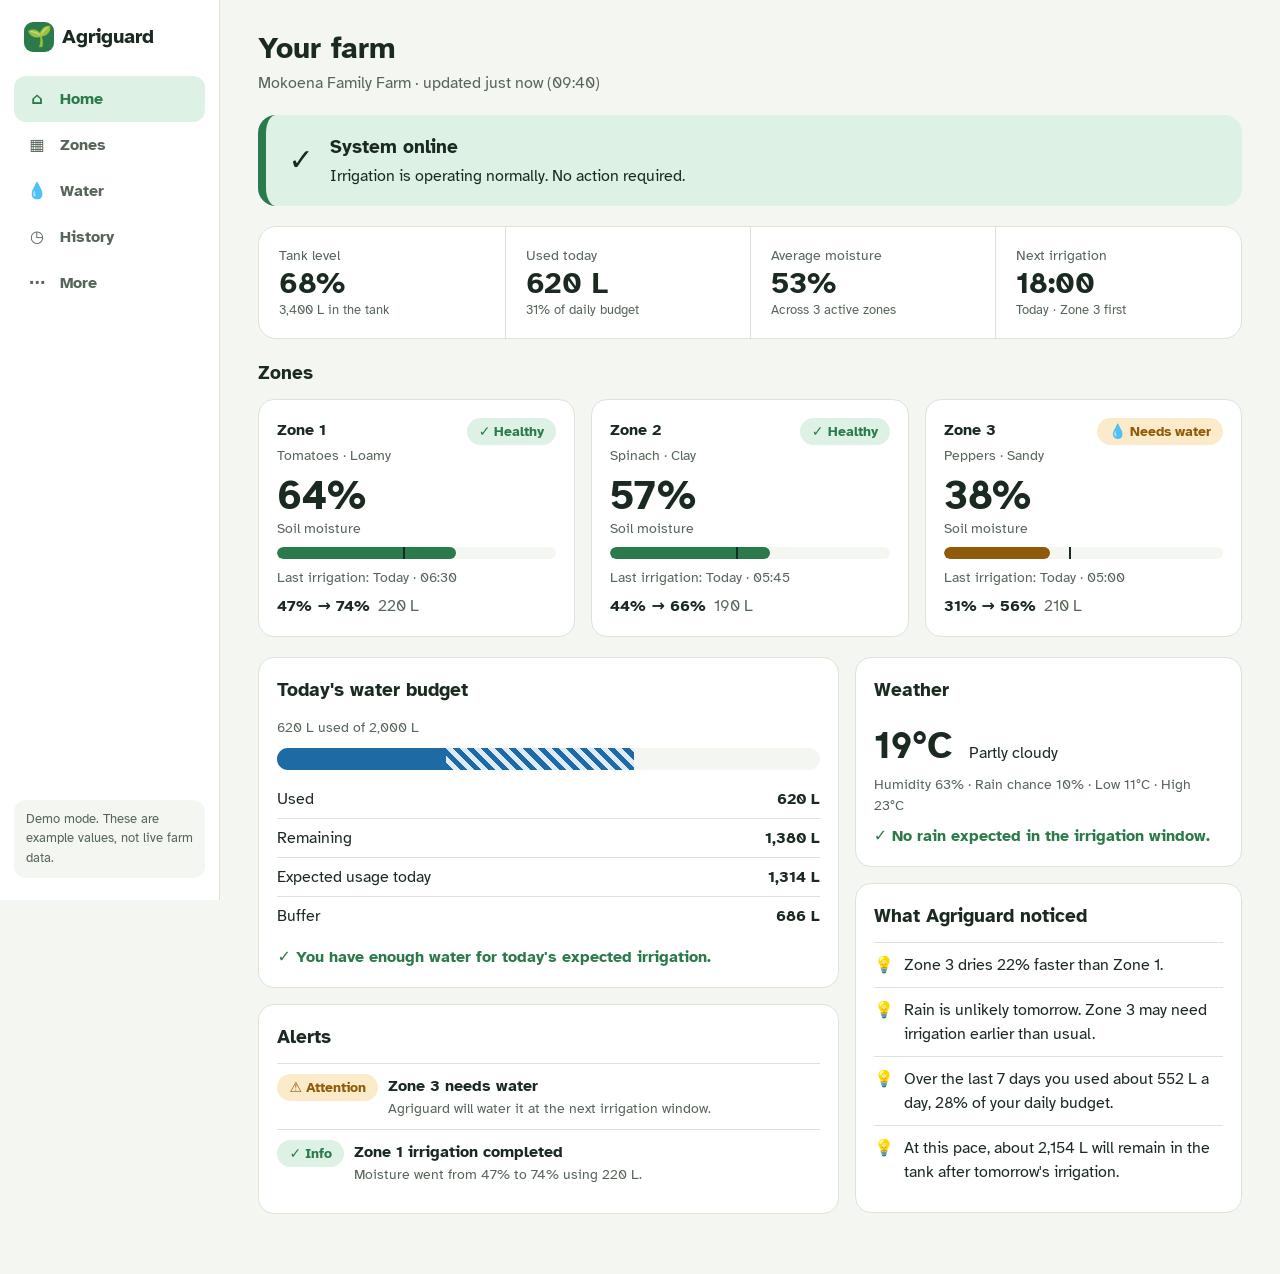
<file: Dashboard/Pages/dashboard.html>
<!doctype html>
<html lang="en">
<head>
<meta charset="utf-8">
<meta name="viewport" content="width=device-width, initial-scale=1, viewport-fit=cover">
<title>Agriguard</title>
<link rel="preconnect" href="https://fonts.googleapis.com">
<link rel="preconnect" href="https://fonts.gstatic.com" crossorigin>
<link href="https://fonts.googleapis.com/css2?family=Atkinson+Hyperlegible:wght@400;700&display=swap" rel="stylesheet">

<style>
:root{--bg:#F3F6F1;--sf:#fff;--ink:#1B2A21;--mu:#566559;--ln:#DCE4DA;--gr:#2B7A4B;--grs:#DDF1E4;--bl:#1D6AA5;--bld:#14507F;--bls:#DCEBF7;--am:#8F5B0A;--ams:#FBEBCB;--rd:#A8322B;--rds:#F9DFDC;
box-sizing:border-box;padding-top:env(safe-area-inset-top,0px);padding-bottom:env(safe-area-inset-bottom,0px)}
@media (prefers-color-scheme:dark){:root:not([data-theme="light"]){--bg:#0F1913;--sf:#17241C;--ink:#E6EFE8;--mu:#9DB0A2;--ln:#263628;--gr:#5CC785;--grs:#17301F;--bl:#6DB6EA;--bld:#2F7DB5;--bls:#12293B;--am:#F0B656;--ams:#35290F;--rd:#F0847B;--rds:#3A1B18}}
:root[data-theme="dark"]{--bg:#0F1913;--sf:#17241C;--ink:#E6EFE8;--mu:#9DB0A2;--ln:#263628;--gr:#5CC785;--grs:#17301F;--bl:#6DB6EA;--bld:#2F7DB5;--bls:#12293B;--am:#F0B656;--ams:#35290F;--rd:#F0847B;--rds:#3A1B18}
html{scroll-padding-top:env(safe-area-inset-top,0px)}
*{box-sizing:border-box}
body{margin:0;background:var(--bg);color:var(--ink);font:400 16px/1.5 "Atkinson Hyperlegible",system-ui,-apple-system,"Segoe UI",sans-serif}
h1,h2,h3,p{margin:0}
h1{font-size:clamp(24px,3vw,30px);font-weight:700}
h2{font-size:19px;font-weight:700;margin-bottom:12px}
h3{font-size:16px;font-weight:700}
button,select,input{font:inherit;color:inherit}
button{cursor:pointer}
:focus-visible{outline:3px solid var(--bl);outline-offset:2px}
.app{display:grid;grid-template-columns:220px minmax(0,1fr);min-height:100vh}
.side{background:var(--sf);border-right:1px solid var(--ln);padding:22px 14px;display:flex;flex-direction:column;gap:6px;position:sticky;top:0;height:100vh}
.brand{font-weight:700;font-size:20px;padding:0 10px 18px;display:flex;gap:8px;align-items:center}
.brand i{font-style:normal;width:30px;height:30px;border-radius:9px;background:var(--gr);color:#fff;display:grid;place-items:center}
.nav{display:flex;align-items:center;gap:12px;border:0;background:none;padding:11px 12px;border-radius:12px;text-align:left;width:100%;color:var(--mu);font-weight:700}
.nav:hover{background:var(--bg)}
.nav[aria-current=page]{background:var(--grs);color:var(--gr)}
.nav span{width:22px;text-align:center}
.demo{margin-top:auto;font-size:13px;color:var(--mu);background:var(--bg);border-radius:12px;padding:10px 12px}
main{padding:26px clamp(14px,3vw,40px) 60px;min-width:0;display:flex;flex-direction:column;gap:20px}
.top{display:flex;justify-content:space-between;align-items:flex-end;gap:12px;flex-wrap:wrap}
.top p{color:var(--mu)}
.banner{border-radius:18px;padding:18px 22px;display:flex;gap:16px;align-items:center;background:var(--grs);border-left:8px solid var(--gr)}
.banner.warn{background:var(--ams);border-color:var(--am)}
.banner.off{background:var(--bg);border:1px solid var(--ln);border-left:8px solid var(--mu)}
.banner.stop{background:var(--rds);border-color:var(--rd)}
.banner .ic{font-size:30px;line-height:1}
.banner h2{margin:0 0 2px}
.kpis{background:var(--sf);border:1px solid var(--ln);border-radius:18px;display:grid;grid-template-columns:repeat(4,1fr)}
.kpi{padding:18px 20px;border-left:1px solid var(--ln);display:flex;flex-direction:column}
.kpi:first-child{border-left:0}
.kpi span{color:var(--mu);font-size:14px}
.kpi b{font-size:30px;line-height:1.15}
.kpi small{color:var(--mu)}
.grid{display:grid;grid-template-columns:repeat(3,minmax(0,1fr));gap:16px}
.two{display:grid;grid-template-columns:minmax(0,1.5fr) minmax(0,1fr);gap:16px;align-items:start}
.card{background:var(--sf);border:1px solid var(--ln);border-radius:16px;padding:18px}
.card.tap{text-align:left;width:100%;cursor:pointer}
.card.tap:hover{border-color:var(--gr)}
.zc .big{font-size:40px;font-weight:700;line-height:1;margin:10px 0 2px}
.bar{height:12px;border-radius:99px;background:var(--bg);overflow:hidden;position:relative;margin:8px 0}
.bar i{display:block;height:100%;border-radius:99px;background:var(--gr)}
.bar.need i{background:var(--am)}
.bar.off i{background:var(--mu)}
.bar em{position:absolute;top:-2px;bottom:-2px;width:2px;background:var(--ink)}
.chip{display:inline-block;border-radius:99px;padding:3px 12px;font-size:14px;font-weight:700;background:var(--grs);color:var(--gr)}
.chip.needs,.chip.warn{background:var(--ams);color:var(--am)}
.chip.irr{background:var(--bls);color:var(--bl)}
.chip.off{background:var(--bg);color:var(--mu);border:1px solid var(--ln)}
.chip.crit,.chip.stop{background:var(--rds);color:var(--rd)}
.mu{color:var(--mu)}
.sm{font-size:14px}
.ba{display:flex;align-items:center;gap:8px;font-weight:700;margin-top:6px}
.ba s{text-decoration:none;color:var(--mu);font-weight:400}
.tankwrap{display:flex;gap:22px;align-items:center;flex-wrap:wrap}
.tank{position:relative;width:96px;height:210px;border:3px solid var(--bld);border-radius:18px;overflow:hidden;background:var(--bls);flex:none}
.tank .fill{position:absolute;left:0;right:0;bottom:0}
.tank .res{position:absolute;left:0;right:0;border-top:3px dashed var(--ink)}
.tank b{position:absolute;left:0;right:0;top:8px;text-align:center;font-size:22px;color:var(--ink)}
.rows{flex:1;min-width:200px}
.rows div{display:flex;justify-content:space-between;gap:12px;padding:7px 0;border-top:1px solid var(--ln)}
.rows div:first-child{border-top:0}
.bud{display:flex;height:22px;border-radius:99px;overflow:hidden;background:var(--bg);margin:10px 0}
.bud i{display:block;height:100%}
.bud .u{background:var(--bl)}
.bud .p{background:repeating-linear-gradient(45deg,var(--bl) 0 5px,var(--bls) 5px 10px)}
.ok{color:var(--gr);font-weight:700}
.bad{color:var(--rd);font-weight:700}
.alloc div{display:flex;justify-content:space-between;padding:8px 0;border-top:1px solid var(--ln)}
.al{display:flex;gap:10px;padding:10px 0;border-top:1px solid var(--ln)}
.al:first-child{border-top:0}
.btn{border:1px solid var(--ln);background:var(--sf);border-radius:12px;padding:10px 16px;font-weight:700}
.btn.p{background:var(--gr);border-color:var(--gr);color:#fff}
.back{background:none;border:0;color:var(--bl);font-weight:700;padding:0;margin-bottom:6px}
.flt{display:flex;gap:10px;flex-wrap:wrap}
select,input[type=number]{background:var(--sf);border:1px solid var(--ln);border-radius:12px;padding:9px 12px}
.tl h3{margin:18px 0 6px;color:var(--mu);font-size:15px}
.ev{display:grid;grid-template-columns:64px 1fr;gap:12px;padding:12px 14px;background:var(--sf);border:1px solid var(--ln);border-radius:14px;margin-bottom:8px}
.ev b{font-size:17px}
.cons{display:flex;align-items:flex-end;gap:10px;height:170px;position:relative;margin:14px 0 4px;border-bottom:1px solid var(--ln)}
.cons div{flex:1;display:flex;flex-direction:column;justify-content:flex-end;align-items:center;height:100%;font-size:13px}
.cons i{display:block;width:100%;background:var(--bl);border-radius:8px 8px 0 0;min-height:2px}
.cons .ln{position:absolute;left:0;right:0;border-top:2px dashed var(--ink);height:0;flex:none;pointer-events:none}
.days{display:flex;gap:10px}.days span{flex:1;text-align:center;font-size:13px;color:var(--mu)}
.prof{display:grid;grid-template-columns:repeat(2,1fr);gap:12px}
.prof div b{display:block;font-size:22px}
.set label{display:block;font-weight:700;margin:14px 0 6px}
.set input[type=range]{width:100%;accent-color:var(--gr)}
.mnav{display:none}
.skel{padding:60px 10px;text-align:center;color:var(--mu)}
@media (max-width:1000px){.grid{grid-template-columns:1fr 1fr}.two{grid-template-columns:1fr}.kpis{grid-template-columns:1fr 1fr}.kpi:nth-child(3){border-left:0}.kpi:nth-child(n+3){border-top:1px solid var(--ln)}}
@media (max-width:860px){.app{grid-template-columns:1fr}.side{display:none}main{padding-bottom:96px}
.mnav{display:grid;grid-template-columns:repeat(5,1fr);position:fixed;left:0;right:0;bottom:0;background:var(--sf);border-top:1px solid var(--ln);padding:6px 4px calc(6px + env(safe-area-inset-bottom,0px));z-index:5}
.mnav .nav{flex-direction:column;gap:2px;padding:6px 2px;font-size:13px;text-align:center;justify-content:center}}
@media (max-width:560px){.grid{grid-template-columns:1fr}.banner{padding:14px;align-items:flex-start}.tank{width:80px;height:180px}.ev{grid-template-columns:54px 1fr}.kpi b{font-size:26px}.kpi{padding:14px}}
</style>

</head>
<body>
<div class="app">
  <aside class="side"><div class="brand"><i>🌱</i>Agriguard</div><nav id="sn" aria-label="Main"></nav><p class="demo">Demo mode. These are example values, not live farm data.</p></aside>
  <main id="view" aria-live="polite"></main>
</div>
<nav class="mnav" id="mn" aria-label="Main"></nav>

<script>
/* ===== Domain logic (no UI) ===== */
const NOW_LABEL='09:40', TARGET=65;
const S={view:'home',zone:null,reservePct:30,budget:2000,scenario:'normal',f:{period:'7',zone:'all',type:'all'},weather:null};
const TANK={name:'JoJo 5,000 L',cap:5000};
const ZONES=[
 {id:1,name:'Zone 1',crop:'Tomatoes',soil:'Loamy',moisture:64,min:45,dry:3.2,hrs:3.2},
 {id:2,name:'Zone 2',crop:'Spinach',soil:'Clay',moisture:57,min:45,dry:2.3,hrs:3.9},
 {id:3,name:'Zone 3',crop:'Peppers',soil:'Sandy',moisture:38,min:45,dry:3.9,hrs:4.7}];
const LPP={1:14,2:12,3:18}; // litres needed per moisture point (demo estimate)
const RAW=[[0,'05:00',3,590,210,31,56],[0,'05:45',2,560,190,44,66],[0,'06:30',1,580,220,47,74],
[1,'05:00',3,570,215,32,57],[1,'05:45',2,520,180,42,64],[1,'06:30',1,560,205,45,72],[1,'18:10',3,540,200,33,55],
[2,'05:45',2,530,185,43,65],[2,'06:30',1,540,200,46,70],[2,'18:00',3,560,210,34,58],
[3,'05:00',3,600,225,30,56],[3,'05:45',2,520,180,44,64],[3,'06:30',1,590,215,47,73],
[4,'05:45',2,540,190,43,65],[4,'06:30',1,580,210,46,72],[5,'05:00',3,610,230,31,58],[5,'06:30',1,570,210,45,71],
[6,'05:45',2,530,185,42,64],[6,'06:30',1,560,205,46,70]];
const CYCLES=RAW.map(r=>({day:r[0],time:r[1],zone:r[2],sec:r[3],L:r[4],before:r[5],after:r[6]}));
const SCEN={normal:'Everything normal',lowtank:'Tank at protected reserve',offline:'Controller offline',estop:'Emergency stop active',sensor:'Zone 3 sensor offline',irrigating:'Zone 3 irrigating',noweather:'Weather unavailable'};

const svc={
 weather(){return new Promise((ok,no)=>setTimeout(()=>S.scenario==='noweather'?no(new Error('x')):ok({temp:19,sky:'Partly cloudy',hum:63,rain:10,rainTomorrow:10,lo:11,hi:23}),250))}
};
function zoneStatus(z){if(S.scenario==='sensor'&&z.id===3)return'off';if(S.scenario==='irrigating'&&z.id===3)return'irr';return z.moisture<z.min?'needs':'ok'}
function calc(){
 const pct=S.scenario==='lowtank'?28:68, cur=TANK.cap*pct/100, reserveL=TANK.cap*S.reservePct/100;
 const usable=Math.max(0,cur-reserveL), used=CYCLES.filter(c=>c.day===0).reduce((a,c)=>a+c.L,0);
 const remaining=Math.max(0,S.budget-used);
 const plan=ZONES.map(z=>({z,L:Math.round(Math.max(8,TARGET-z.moisture)*LPP[z.id])}));
 const projected=plan.reduce((a,p)=>a+p.L,0), expected=used+projected;
 const canWater=Math.min(usable,remaining), fits=projected<=canWater;
 const days=[6,5,4,3,2,1,0].map(d=>CYCLES.filter(c=>c.day===d).reduce((a,c)=>a+c.L,0));
 return{pct,cur,reserveL,usable,used,remaining,plan,projected,expected,buffer:S.budget-expected,canWater,fits,days,avg:days.reduce((a,b)=>a+b,0)/7};
}
function sysState(c){
 if(S.scenario==='estop')return'stop';if(S.scenario==='offline')return'off';
 if(c.cur<=c.reserveL||S.scenario==='sensor')return'warn';return'ok';
}
function alerts(c){const a=[];
 if(S.scenario==='estop')a.push(['crit','Emergency stop is active','Irrigation is stopped. Check the controller.']);
 if(c.cur<=c.reserveL)a.push(['crit','Tank has reached the protected reserve','Refill soon. Watering is limited to protect your reserve.']);
 ZONES.forEach(z=>{const s=zoneStatus(z);
  if(s==='off')a.push(['warn',z.name+' sensor is not responding','Check it has power and is close to the controller.']);
  if(s==='needs')a.push(['warn',z.name+' needs water','Agriguard will water it at the next irrigation window.'])});
 const l=CYCLES[2];a.push(['info','Zone 1 irrigation completed','Moisture went from '+l.before+'% to '+l.after+'% using '+l.L+' L.']);
 return a}
function insights(c){const out=[],z1=ZONES[0],z3=ZONES[2];
 out.push('Zone 3 dries '+Math.round((z3.dry/z1.dry-1)*100)+'% faster than Zone 1.');
 const fast=ZONES.reduce((a,b)=>b.dry>a.dry?b:a);
 if(S.weather&&S.weather.rainTomorrow<20)out.push('Rain is unlikely tomorrow. '+fast.name+' may need irrigation earlier than usual.');
 out.push('Over the last 7 days you used about '+fmt(c.avg)+' a day, '+Math.round(c.avg/S.budget*100)+'% of your daily budget.');
 out.push('At this pace, about '+fmt(Math.max(0,c.cur-c.projected-c.avg))+' will remain in the tank after tomorrow\'s irrigation.');
 return out}
const lastCycle=id=>CYCLES.find(c=>c.zone===id);
const zoneCycles=id=>CYCLES.filter(c=>c.zone===id);
const avg=(a,k)=>a.reduce((s,x)=>s+x[k],0)/a.length;

/* ===== Helpers ===== */
const fmt=n=>Math.round(n).toLocaleString('en-ZA')+' L';
const dur=s=>Math.floor(s/60)+'m '+String(s%60).padStart(2,'0')+'s';
function dayLabel(d){if(d===0)return'Today';if(d===1)return'Yesterday';const x=new Date();x.setDate(x.getDate()-d);return x.toLocaleDateString('en-ZA',{weekday:'long',day:'numeric',month:'short'})}
const CH={ok:['ok','✓ Healthy'],needs:['needs','💧 Needs water'],irr:['irr','↻ Irrigating'],off:['off','● Sensor offline']};
const chip=(k,t)=>`<span class="chip ${k}">${t}</span>`;
function lineChart(z){
 const h=Math.round(z.hrs),last=lastCycle(z.id),pts=[];
 for(let t=-23;t<=0;t++){let v;
  if(t<-h)v=last.before+z.dry*(-h-t)*0.55+ (t%2?0.4:-0.4);
  else if(t===-h)v=last.after;
  else v=last.after+(z.moisture-last.after)*((t+h)/h);
  pts.push(Math.max(5,Math.min(95,v)))}
 const X=i=>20+i*(560/23),Y=v=>10+(100-v)*1.4;
 const path=pts.map((v,i)=>(i?'L':'M')+X(i).toFixed(1)+' '+Y(v).toFixed(1)).join(' ');
 return `<svg viewBox="0 0 600 170" width="100%" role="img" aria-label="Moisture over the last 24 hours, now ${z.moisture}%"><line x1="20" x2="590" y1="${Y(z.min)}" y2="${Y(z.min)}" stroke="var(--am)" stroke-dasharray="6 5" stroke-width="2"/><text x="24" y="${Y(z.min)-5}" font-size="12" fill="var(--am)">Water below ${z.min}%</text><path d="${path} L${X(23)} 150 L20 150Z" fill="var(--bls)" opacity=".6"/><path d="${path}" fill="none" stroke="var(--bl)" stroke-width="3" stroke-linejoin="round"/><text x="20" y="166" font-size="12" fill="var(--mu)">24 hours ago</text><text x="590" y="166" font-size="12" fill="var(--mu)" text-anchor="end">Now</text></svg>`}

/* ===== Components ===== */
function banner(c){const s=sysState(c),B={
 ok:['','✓','System online','Irrigation is operating normally. No action required.'],
 warn:['warn','⚠','System warning',c.cur<=c.reserveL?'Your tank has reached the protected reserve. Watering is limited to protect it. Consider refilling.':'Zone 3 sensor is not responding. Check that it has power and is close to the controller.'],
 off:['off','●','System offline','Agriguard controller is currently offline. It keeps watering on its own using its saved settings. Showing last known values.'],
 stop:['stop','⛔','Emergency stop active','Irrigation has been stopped. All valves have been commanded closed. Check the physical controller before restarting.']}[s];
 return `<section class="banner ${B[0]}"><span class="ic" aria-hidden="true">${B[1]}</span><div><h2>${B[2]}</h2><p>${B[3]}</p></div></section>`}
function kpis(c){const need=ZONES.some(z=>zoneStatus(z)==='needs');
 const am=ZONES.reduce((a,z)=>a+z.moisture,0)/3;
 const K=[['Tank level',c.pct+'%',fmt(c.cur)+' in the tank'],['Used today',fmt(c.used),Math.round(c.used/S.budget*100)+'% of daily budget'],['Average moisture',Math.round(am)+'%','Across 3 active zones'],['Next irrigation',need?'18:00':'06:30',need?'Today · Zone 3 first':'Tomorrow morning']];
 return `<section class="kpis" aria-label="Key numbers">${K.map(k=>`<div class="kpi"><span>${k[0]}</span><b>${k[1]}</b><small>${k[2]}</small></div>`).join('')}</section>`}
function zoneCard(z){const st=zoneStatus(z),l=lastCycle(z.id),k=CH[st];
 return `<button class="card tap zc" data-zone="${z.id}" aria-label="Open ${z.name} details"><div style="display:flex;justify-content:space-between;gap:8px"><h3>${z.name}</h3>${chip(k[0],k[1])}</div><p class="mu sm">${z.crop} · ${z.soil}</p><div class="big">${st==='off'?'—':z.moisture+'%'}</div><p class="mu sm">Soil moisture${st==='off'?' (last known '+z.moisture+'%)':''}</p>
 <div class="bar ${st==='needs'?'need':st==='off'?'off':''}"><i style="width:${z.moisture}%"></i><em style="left:${z.min}%" title="Watering threshold"></em></div>
 ${st==='irr'?'<p class="ba">Irrigating now <s>84 L · 04:21</s></p>':`<p class="sm mu">Last irrigation: Today · ${l.time}</p><p class="ba">${l.before}% → ${l.after}% <s>${l.L} L</s></p>`}</button>`}
function tankCard(c,full){
 const resP=S.reservePct,fp=c.pct,x=Math.min(100,resP/Math.max(fp,1)*100);
 return `<section class="card"><h2>${TANK.name}</h2><div class="tankwrap"><div class="tank" role="img" aria-label="Tank ${c.pct}% full, reserve line at ${resP}%"><div class="fill" style="height:${fp}%;background:linear-gradient(to top,var(--bld) 0 ${x}%,var(--bl) ${x}% 100%)"></div><div class="res" style="bottom:${resP}%"></div><b>${c.pct}%</b></div>
 <div class="rows"><div><span>Water in tank</span><b>${fmt(c.cur)}</b></div><div><span>Protected reserve</span><b>${fmt(c.reserveL)}</b></div><div><span>Usable water</span><b>${fmt(c.usable)}</b></div><div><span>Daily budget</span><b>${fmt(S.budget)}</b></div>${full?`<div><span>Used today</span><b>${fmt(c.used)}</b></div><div><span>Remaining budget</span><b>${fmt(c.remaining)}</b></div>`:''}</div></div>
 <p class="sm mu" style="margin-top:10px">The dashed line is the reserve Agriguard will not use.</p></section>`}
function budgetCard(c){const u=c.used/S.budget*100,p=Math.min(100-u,c.projected/S.budget*100);
 return `<section class="card"><h2>Today's water budget</h2><p class="mu sm">${fmt(c.used)} used of ${fmt(S.budget)}</p><div class="bud" role="img" aria-label="${fmt(c.used)} used, ${fmt(c.projected)} still expected"><i class="u" style="width:${u}%"></i><i class="p" style="width:${p}%"></i></div>
 <div class="rows"><div><span>Used</span><b>${fmt(c.used)}</b></div><div><span>Remaining</span><b>${fmt(c.remaining)}</b></div><div><span>Expected usage today</span><b>${fmt(c.expected)}</b></div><div><span>Buffer</span><b>${fmt(c.buffer)}</b></div></div>
 <p style="margin-top:10px" class="${c.fits?'ok':'bad'}">${c.fits?'✓ You have enough water for today\'s expected irrigation.':'⚠ Not enough usable water for everything planned today. Agriguard will water the driest zones first.'}</p></section>`}
function allocCard(c){return `<section class="card alloc"><h2>Smart water allocation</h2><p class="mu sm">Water left to give today, shared by how thirsty each zone is.</p><div style="margin-top:8px">${c.plan.map(p=>`<div><span>${p.z.name} · ${p.z.crop}</span><b>${fmt(p.L)}</b></div>`).join('')}<div><span><b>Total</b></span><b>${fmt(c.projected)}</b></div></div><p class="sm ${c.fits?'ok':'bad'}" style="margin-top:8px">${c.fits?'✓ Allocation fits today\'s water budget.':'⚠ Allocation is more than the water available.'}</p></section>`}
function weatherCard(){const w=S.weather;
 if(!w)return `<section class="card"><h2>Weather</h2><p class="mu">Weather is not available right now. Soil, tank and irrigation information are still up to date.</p></section>`;
 return `<section class="card"><h2>Weather</h2><div style="display:flex;gap:16px;align-items:baseline"><b style="font-size:38px">${w.temp}°C</b><span>${w.sky}</span></div><p class="mu sm">Humidity ${w.hum}% · Rain chance ${w.rain}% · Low ${w.lo}°C · High ${w.hi}°C</p><p style="margin-top:8px" class="ok">${w.rain<30?'✓ No rain expected in the irrigation window.':'Rain may arrive. Agriguard will adjust.'}</p></section>`}
function alertsCard(c,n){return `<section class="card"><h2>Alerts</h2>${alerts(c).slice(0,n||9).map(a=>`<div class="al"><span>${chip(a[0]==='crit'?'crit':a[0]==='warn'?'warn':'ok',a[0]==='crit'?'● Critical':a[0]==='warn'?'⚠ Attention':'✓ Info')}</span><div><b>${a[1]}</b><p class="mu sm">${a[2]}</p></div></div>`).join('')}</section>`}
function insightCard(c){return `<section class="card"><h2>What Agriguard noticed</h2>${insights(c).map(t=>`<div class="al"><span aria-hidden="true">💡</span><p>${t}</p></div>`).join('')}</section>`}

/* ===== Views ===== */
function vHome(c){return `<div class="top"><div><h1>Your farm</h1><p>Mokoena Family Farm · updated just now (${NOW_LABEL})</p></div></div>${banner(c)}${kpis(c)}<div><h2>Zones</h2><div class="grid">${ZONES.map(zoneCard).join('')}</div></div><div class="two"><div style="display:grid;gap:16px">${budgetCard(c)}${alertsCard(c,3)}</div><div style="display:grid;gap:16px">${weatherCard()}${insightCard(c)}</div></div>`}
function vZones(){return `<div class="top"><div><h1>Zones</h1><p>Tap a zone to see how it behaves.</p></div></div><div class="grid">${ZONES.map(zoneCard).join('')}</div>`}
function vZone(c){const z=ZONES.find(x=>x.id===S.zone),st=zoneStatus(z),cy=zoneCycles(z.id),l=cy[0],k=CH[st];
 return `<button class="back" data-go="zones">← All zones</button><div class="top"><div><h1>${z.name}</h1><p>${z.crop} · ${z.soil} soil</p></div>${chip(k[0],k[1])}</div>
 <div class="two"><section class="card"><h2>Moisture now: ${st==='off'?'unknown':z.moisture+'%'}</h2>${lineChart(z)}</section>
 <section class="card"><h2>Today</h2><div class="rows"><div><span>Last irrigation</span><b>${l.time}</b></div><div><span>Water used</span><b>${fmt(l.L)}</b></div><div><span>Before</span><b>${l.before}%</b></div><div><span>After</span><b>${l.after}%</b></div></div></section></div>
 <section class="card"><h2>How this zone behaves</h2><div class="prof"><div><span class="mu sm">Average watering</span><b>${fmt(avg(cy,'L'))}</b></div><div><span class="mu sm">Average duration</span><b>${dur(Math.round(avg(cy,'sec')))}</b></div><div><span class="mu sm">Drying rate</span><b>${z.dry}% per hour</b></div><div><span class="mu sm">Typical interval</span><b>${Math.round((100-z.min-20)/z.dry)} hours</b></div></div><p class="mu sm" style="margin-top:10px">Based on the last ${cy.length} irrigations. Agriguard keeps learning as more data arrives.</p><p style="margin-top:12px"><button class="btn p" data-hz="${z.id}">View full history</button></p></section>`}
function vWater(c){const max=Math.max(S.budget,...c.days)*1.1,lab=[6,5,4,3,2,1,0].map(d=>d===0?'Today':d===1?'Yest.':new Date(Date.now()-d*864e5).toLocaleDateString('en-ZA',{weekday:'short'}));
 return `<div class="top"><div><h1>Water</h1><p>What you have, what is protected, and what is planned.</p></div></div><div class="two">${tankCard(c,true)}${budgetCard(c)}</div><div class="two">${allocCard(c)}<section class="card"><h2>Last 7 days</h2><div class="cons" role="img" aria-label="Daily water used compared with the ${fmt(S.budget)} budget">${c.days.map(d=>`<div><span>${Math.round(d)}</span><i style="height:${d/max*135}px"></i></div>`).join('')}<span class="ln" style="bottom:${S.budget/max*135}px"></span></div><div class="days">${lab.map(l=>`<span>${l}</span>`).join('')}</div><p class="sm mu" style="margin-top:8px">Dashed line = daily budget (${fmt(S.budget)}).</p></section></div>`}
function vHistory(){const f=S.f,list=CYCLES.filter(x=>x.day<(f.period==='1'?1:7)&&(f.zone==='all'||x.zone==+f.zone));
 const days=[...new Set(list.map(x=>x.day))];
 const sel=(id,opts,v)=>`<select id="${id}" aria-label="${id}">${opts.map(o=>`<option value="${o[0]}" ${o[0]==v?'selected':''}>${o[1]}</option>`).join('')}</select>`;
 return `<div class="top"><div><h1>Irrigation history</h1><p>Each watering, with the moisture before and after.</p></div></div><div class="flt">${sel('fPeriod',[['7','Last 7 days'],['1','Today only']],f.period)}${sel('fZone',[['all','All zones'],[1,'Zone 1'],[2,'Zone 2'],[3,'Zone 3']],f.zone)}${sel('fType',[['all','All activity'],['irr','Irrigation only']],f.type)}</div>
 <div class="tl">${days.length?days.map(d=>`<h3>${dayLabel(d)}</h3>${list.filter(x=>x.day===d).sort((a,b)=>b.time.localeCompare(a.time)).map(x=>`<div class="ev"><b>${x.time}</b><div><b>${ZONES[x.zone-1].name}</b> <span class="mu">· ${dur(x.sec)} · ${fmt(x.L)}</span><p class="ba">Moisture ${x.before}% → ${x.after}% ${chip('ok','✓ Completed')}</p></div></div>`).join('')}${f.type==='all'&&d===0?`<div class="ev"><b>—</b><div><b>Tank check</b> <span class="mu">· ${c0().pct}% full</span></div></div>`:''}`).join(''):'<div class="card" style="margin-top:14px"><p>No irrigation found for these filters. Try Last 7 days or All zones.</p></div>'}</div>`}
const c0=()=>calc();
function vMore(c){const dis=S.scenario==='estop';
 return `<div class="top"><div><h1>More</h1><p>Safety, alerts and settings.</p></div></div><div class="two"><section class="card"><h2>System safety</h2><div class="rows"><div><span>Physical emergency stop</span><b>${dis?'⛔ Active':'✓ Ready'}</b></div><div><span>Controller</span><b>${S.scenario==='offline'?'● Offline':'✓ Online'}</b></div><div><span>Valves</span><b>${S.scenario==='irrigating'?'Zone 3 open':'✓ Closed'}</b></div></div><p class="sm mu" style="margin-top:10px">The red stop button on the controller is your main safety control. This page only shows its state and cannot restart watering.</p></section>
 <section class="card set"><h2>Water settings</h2><label for="rs">Protected reserve: <span id="rv">${S.reservePct}</span>%</label><input id="rs" type="range" min="10" max="60" step="5" value="${S.reservePct}"><p class="sm mu">Recommended: 30%. Water below this line is kept for emergencies.</p><label for="bd">Daily water budget (litres)</label><input id="bd" type="number" min="100" max="10000" step="50" value="${S.budget}" inputmode="numeric"><p id="bdm" class="sm bad" role="alert"></p></section></div>
 ${alertsCard(c)}<section class="card set"><h2>Try a situation</h2><p class="mu sm">Demo only. See how Agriguard looks when something changes.</p><label for="sc" class="sm">Situation</label><select id="sc">${Object.entries(SCEN).map(o=>`<option value="${o[0]}" ${o[0]===S.scenario?'selected':''}>${o[1]}</option>`).join('')}</select></section>`}

/* ===== Shell ===== */
const NAV=[['home','Home','⌂'],['zones','Zones','▦'],['water','Water','💧'],['history','History','◷'],['more','More','⋯']];
function nav(){const h=NAV.map(n=>`<button class="nav" data-go="${n[0]}" ${(S.view===n[0]||(S.view==='zone'&&n[0]==='zones'))?'aria-current="page"':''}><span aria-hidden="true">${n[2]}</span>${n[1]}</button>`).join('');$('#sn').innerHTML=h;$('#mn').innerHTML=h}
function render(){const c=calc(),V={home:vHome,zones:vZones,zone:vZone,water:vWater,history:vHistory,more:vMore};$('#view').innerHTML=(S.scenario==='offline'&&S.view!=='more'?'':'')+V[S.view](c);nav()}
const $=s=>document.querySelector(s);
function go(v,z){S.view=v;if(z)S.zone=z;render();window.scrollTo(0,0)}
document.addEventListener('click',e=>{
 const g=e.target.closest('[data-go]'),z=e.target.closest('[data-zone]'),h=e.target.closest('[data-hz]');
 if(h){S.f.zone=h.dataset.hz;go('history')}else if(z)go('zone',+z.dataset.zone);else if(g)go(g.dataset.go)});
document.addEventListener('input',e=>{if(e.target.id==='rs'){S.reservePct=+e.target.value;$('#rv').textContent=S.reservePct}
 if(e.target.id==='bd'){const v=+e.target.value,m=$('#bdm');if(v>=100&&v<=10000){S.budget=v;m.textContent=''}else m.textContent='Enter a budget between 100 and 10,000 litres.'}});
document.addEventListener('change',e=>{const id=e.target.id;
 if(id==='fPeriod')S.f.period=e.target.value;else if(id==='fZone')S.f.zone=e.target.value;else if(id==='fType')S.f.type=e.target.value;
 else if(id==='sc'){S.scenario=e.target.value;loadWeather().then(render);return}
 else if(id!=='rs'&&id!=='bd')return;
 render();if(id==='rs'||id==='bd')$('#'+id).focus()});
const loadWeather=()=>svc.weather().then(w=>S.weather=w).catch(()=>S.weather=null);
$('#view').innerHTML='<p class="skel">Loading your farm...</p>';nav();
loadWeather().then(render);
</script>

</body>
</html>
</file>
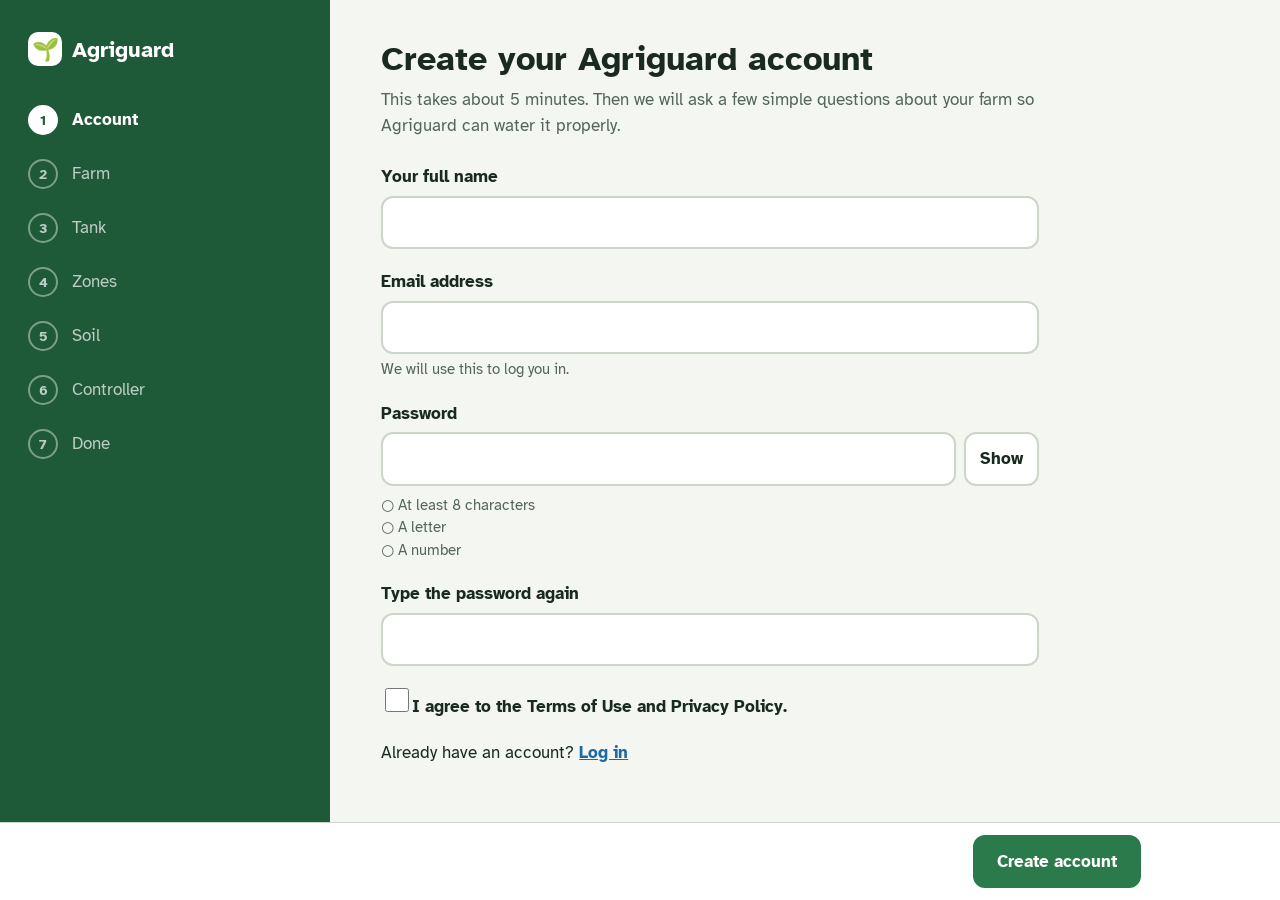
<file: Dashboard/Pages/farmer-signup.html>
<!doctype html>
<html lang="en">
<head>
<meta charset="utf-8">
<meta name="viewport" content="width=device-width, initial-scale=1, viewport-fit=cover">
<title>Create your Agriguard account</title>
<link rel="preconnect" href="https://fonts.googleapis.com">
<link rel="preconnect" href="https://fonts.gstatic.com" crossorigin>
<link href="https://fonts.googleapis.com/css2?family=Atkinson+Hyperlegible:wght@400;700&display=swap" rel="stylesheet">

<style>
:root{--bg:#F3F6F1;
  --sf:#fff;
  --ink:#1B2A21;
  --mu:#566559;
  --ln:#CBD6C9;
  --gr:#2B7A4B;
  --grs:#DDF1E4;
  --bl:#1D6AA5;
  --bls:#DCEBF7;
  --am:#8F5B0A;
  --ams:#FBEBCB;
  --rd:#A8322B;
  --rds:#F9DFDC;
  --side:#1E5A38;
box-sizing:border-box;
padding-top:env(safe-area-inset-top,0px);
padding-bottom:env(safe-area-inset-bottom,0px)}

@media (prefers-color-scheme:dark){:root:not([data-theme="light"]){--bg:#0F1913;--sf:#17241C;--ink:#E6EFE8;--mu:#9DB0A2;--ln:#35493A;--gr:#5CC785;--grs:#17301F;--bl:#6DB6EA;--bls:#12293B;--am:#F0B656;--ams:#35290F;--rd:#F0847B;--rds:#3A1B18;--side:#0B1A11}}
:root[data-theme="dark"]{--bg:#0F1913;--sf:#17241C;--ink:#E6EFE8;--mu:#9DB0A2;--ln:#35493A;--gr:#5CC785;--grs:#17301F;--bl:#6DB6EA;--bls:#12293B;--am:#F0B656;--ams:#35290F;--rd:#F0847B;--rds:#3A1B18;--side:#0B1A11}
html{scroll-padding-top:env(safe-area-inset-top,0px)}
*{box-sizing:border-box}
body{margin:0;background:var(--bg);color:var(--ink);font:400 17px/1.5 "Atkinson Hyperlegible",system-ui,-apple-system,"Segoe UI",sans-serif}
h1,h2,h3,p,ol{margin:0}
h1{font-size:clamp(26px,3.4vw,34px);line-height:1.15;outline:0}
h2{font-size:19px}
button,input,select{font:inherit;color:inherit}
button{cursor:pointer}
:focus-visible,.opt:has(:focus-visible){outline:3px solid var(--bl);outline-offset:2px}
.wrap{display:grid;grid-template-columns:330px minmax(0,1fr);min-height:100vh}
.rail{background:var(--side);color:#fff;padding:32px 28px;display:flex;flex-direction:column;gap:30px;position:sticky;top:0;height:100vh}
.brand{font-weight:700;font-size:22px;display:flex;gap:10px;align-items:center}
.brand i{font-style:normal;width:34px;height:34px;border-radius:10px;background:#fff;display:grid;place-items:center}
.rail ol{list-style:none;padding:0;display:flex;flex-direction:column;gap:6px}
.rail li{display:flex;align-items:center;gap:14px;padding:9px 0;opacity:.7}
.rail li b{width:30px;height:30px;border-radius:50%;border:2px solid rgba(255,255,255,.6);display:grid;place-items:center;font-size:14px;flex:none}
.rail li.on{opacity:1;font-weight:700}.rail li.on b{background:#fff;color:var(--side);border-color:#fff}
.rail li.ok{opacity:1}.rail li.ok b{background:rgba(255,255,255,.2)}
.rail small{margin-top:auto;opacity:.8;font-size:14px}
.mprog{display:none}
.pane{padding:40px clamp(18px,4vw,56px) 120px;max-width:760px;width:100%}
.lead{color:var(--mu);margin:8px 0 26px}
.f{margin:0 0 20px;border:0;padding:0;min-width:0}
.f>label,legend{display:block;font-weight:700;margin-bottom:6px;padding:0}
.hint{color:var(--mu);font-size:15px;margin-top:4px}
input[type=text],input[type=email],input[type=password],input[type=number],select{width:100%;background:var(--sf);border:2px solid var(--ln);border-radius:12px;padding:12px 14px;min-height:50px}
input[aria-invalid=true],select[aria-invalid=true]{border-color:var(--rd)}
.err{color:var(--rd);font-weight:700;margin-top:6px;font-size:16px}
.err::before{content:"⚠ "}
.row2{display:grid;grid-template-columns:1fr 1fr;gap:16px}
.opts{display:grid;grid-template-columns:repeat(auto-fit,minmax(150px,1fr));gap:10px}
.opts.w{grid-template-columns:repeat(auto-fit,minmax(220px,1fr))}
.opt{position:relative;display:flex;flex-direction:column;gap:2px;border:2px solid var(--ln);background:var(--sf);border-radius:14px;padding:12px 14px;cursor:pointer}
.opt input{position:absolute;opacity:0;inset:0;width:100%;height:100%;margin:0;cursor:pointer}
.opt span{color:var(--mu);font-size:15px}
.opt:has(input:checked){border-color:var(--gr);background:var(--grs)}
.opt:has(input:checked)::after{content:"✓";position:absolute;top:8px;right:12px;color:var(--gr);font-weight:700}
.chk{display:flex;gap:12px;align-items:flex-start;font-weight:400}
.chk input{width:24px;height:24px;margin-top:2px;accent-color:var(--gr);flex:none}
.card{background:var(--sf);border:1px solid var(--ln);border-radius:16px;padding:20px;margin-bottom:18px}
.card h2{margin-bottom:14px}
.sum{background:var(--bls);border-radius:14px;padding:14px 16px;margin:0 0 20px}
.sum b{font-size:18px}
.rules{list-style:none;padding:0;margin:8px 0 0;color:var(--mu);font-size:15px}
.rules .y{color:var(--gr);font-weight:700}
.step{display:flex;align-items:center;gap:14px}
.step button{width:48px;height:48px;border-radius:12px;border:2px solid var(--ln);background:var(--sf);font-size:24px;font-weight:700}
.step b{font-size:28px;min-width:30px;text-align:center}
.btn{border:2px solid var(--ln);background:var(--sf);border-radius:12px;padding:12px 22px;font-weight:700;min-height:50px;text-decoration:none;display:inline-flex;align-items:center;justify-content:center;gap:8px}
.btn.p{background:var(--gr);border-color:var(--gr);color:#fff}
.btn.sm{min-height:44px;padding:8px 14px}
.bar{position:fixed;left:0;right:0;bottom:0;background:var(--sf);border-top:1px solid var(--ln);padding:12px clamp(18px,4vw,56px) calc(12px + env(safe-area-inset-bottom,0px));display:flex;gap:12px;justify-content:space-between;z-index:5}
.bar .in{display:flex;gap:12px;justify-content:space-between;width:100%;max-width:760px;margin-left:330px}
.alert{background:var(--rds);border-left:6px solid var(--rd);border-radius:12px;padding:12px 16px;margin-bottom:20px;font-weight:700}
.note{background:var(--ams);border-left:6px solid var(--am);border-radius:12px;padding:12px 16px;margin-bottom:20px}
.dev{display:flex;gap:14px;align-items:center;padding:12px 0;border-top:1px solid var(--ln)}
.dev:first-of-type{border-top:0}
.spin{width:22px;height:22px;border:3px solid var(--ln);border-top-color:var(--gr);border-radius:50%;animation:s 1s linear infinite;flex:none}
@keyframes s{to{transform:rotate(1turn)}}
.dot{width:22px;text-align:center;flex:none;font-weight:700}
.ok{color:var(--gr);font-weight:700}
dl{margin:0;display:grid;grid-template-columns:auto 1fr;gap:6px 18px}dt{color:var(--mu)}dd{margin:0;font-weight:700}
a{color:var(--bl);font-weight:700}
details summary{cursor:pointer;font-weight:700;color:var(--bl);padding:8px 0}
.pw{display:flex;gap:8px}
@media (max-width:900px){
.wrap{grid-template-columns:1fr}.rail{position:static;height:auto;padding:14px 18px;gap:10px}.rail ol,.rail small{display:none}.mprog{display:block}
.mprog p{font-weight:700;margin-bottom:6px}.mprog div{height:8px;background:rgba(255,255,255,.25);border-radius:9px;overflow:hidden}.mprog i{display:block;height:100%;background:#fff;border-radius:9px}
.bar .in{margin-left:0}.pane{padding-top:24px}}
@media (max-width:560px){.row2{grid-template-columns:1fr}.btn{padding:12px 16px}}
@media (prefers-reduced-motion:reduce){.spin{animation:none}}
</style>

</head>
<body>
<div class="wrap">
  <aside class="rail"><div class="brand"><i aria-hidden="true">🌱</i>Agriguard</div><ol id="steps" aria-label="Setup progress"></ol><div class="mprog" id="mp"></div><small>Demo: what you type stays in this page. Nothing is sent or saved.</small></aside>
  <main class="pane" id="pane"></main>
</div>
<div class="bar"><div class="in" id="bar"></div></div>

<script>
const $=s=>document.querySelector(s);
const NAMES=['Account','Farm','Tank','Zones','Soil','Controller','Done'];
const CROPS=['Vegetables','Fruit','Maize','Grain','Mixed crops','Other'];
const SIZES=['< 500 m²','500–1,000 m²','1,000–5,000 m²','5,000+ m²'];
const TANKS=[2000,5250,5500,10000,15000,20000];
const mkZone=n=>({name:'Zone '+n,crop:'',detail:'',method:'',area:'',soil:'',feel:''});
const D={acc:{name:'',email:'',pw:'',pw2:'',terms:false},
 farm:{name:'',country:'South Africa',region:'',place:'',lat:'',lng:'',crop:'',size:'',window:'Early morning'},
 tank:{profile:'',cap:'',height:'',dia:'',level:'',reserve:30,refill:'',bmode:'auto',budget:''},
 zones:[mkZone(1),mkZone(2),mkZone(3)],dev:{state:'idle',sensors:[],skipped:false}};
let step=0,E={},login=false,tok=0;
const eid=k=>k.replace(/\./g,'-');
const get=k=>k.split('.').reduce((o,p)=>o==null?o:o[p],D);
const set=(k,v)=>{const p=k.split('.'),l=p.pop();p.reduce((o,x)=>o[x],D)[l]=v};
const esc=s=>String(s==null?'':s).replace(/[&<>"']/g,c=>({'&':'&amp;','<':'&lt;','>':'&gt;','"':'&quot;',"'":'&#39;'}[c]));
const fmtL=n=>Math.round(n).toLocaleString('en-ZA')+' L';
const err=k=>E[k]?`<p class="err" id="e-${eid(k)}" role="alert">${E[k]}</p>`:'';
const inv=k=>E[k]?`aria-invalid="true" aria-describedby="e-${eid(k)}"`:'';
const inp=(k,label,o={})=>`<div class="f"><label for="${eid(k)}">${label}${o.opt?' <span class="hint">(optional)</span>':''}</label><input id="${eid(k)}" type="${o.t||'text'}" value="${esc(get(k))}" data-k="${k}" ${inv(k)} ${o.ph?`placeholder="${o.ph}"`:''} ${o.ac?`autocomplete="${o.ac}"`:''} ${o.im?`inputmode="${o.im}"`:''}>${o.hint?`<p class="hint">${o.hint}</p>`:''}${err(k)}</div>`;
const sel=(k,label,list,o={})=>`<div class="f"><label for="${eid(k)}">${label}</label><select id="${eid(k)}" data-k="${k}" ${inv(k)}><option value="">Choose...</option>${list.map(v=>`<option ${get(k)===v?'selected':''}>${v}</option>`).join('')}</select>${err(k)}</div>`;
const opts=(k,label,list,o={})=>`<fieldset class="f" id="${eid(k)}" ${inv(k)}><legend>${label}</legend>${o.hint?`<p class="hint" style="margin:-4px 0 8px">${o.hint}</p>`:''}<div class="opts ${o.w?'w':''}">${list.map(x=>`<label class="opt"><input type="radio" name="${k}" id="${eid(k)}-${x[0]}" value="${esc(x[0])}" data-k="${k}" ${o.r?'data-r="1"':''} ${String(get(k))===String(x[0])?'checked':''}><b>${x[1]}</b>${x[2]?`<span>${x[2]}</span>`:''}</label>`).join('')}</div>${err(k)}</fieldset>`;
const capNow=()=>['other','custom'].includes(D.tank.profile)?+D.tank.cap:+D.tank.profile;
const recBudget=()=>Math.round(capNow()*0.4/50)*50;

/* ---------- Steps ---------- */
function sAcc(){return `<h1 tabindex="-1">Create your Agriguard account</h1><p class="lead">This takes about 5 minutes. Then we will ask a few simple questions about your farm so Agriguard can water it properly.</p>
${inp('acc.name','Your full name',{ac:'name'})}${inp('acc.email','Email address',{t:'email',ac:'email',hint:'We will use this to log you in.'})}
<div class="f"><label for="acc-pw">Password</label><div class="pw"><input id="acc-pw" type="password" data-k="acc.pw" value="${esc(D.acc.pw)}" autocomplete="new-password" ${inv('acc.pw')}><button class="btn sm" type="button" data-act="pw" aria-label="Show or hide passwords">Show</button></div><ul class="rules" id="rules"></ul>${err('acc.pw')}</div>
${inp('acc.pw2','Type the password again',{t:'password',ac:'new-password'})}
<div class="f"><label class="chk" for="acc-terms"><input id="acc-terms" type="checkbox" data-k="acc.terms" ${D.acc.terms?'checked':''} ${inv('acc.terms')}><span>I agree to the Terms of Use and Privacy Policy.</span></label>${err('acc.terms')}</div>
<p>Already have an account? <a href="#" data-act="login">Log in</a></p>`}
function sLogin(){return `<h1 tabindex="-1">Welcome back</h1><p class="lead">Log in to see your farm.</p>${inp('lg.email','Email address',{t:'email'})}${inp('lg.pw','Password',{t:'password'})}<label class="chk" style="margin-bottom:18px"><input type="checkbox"><span>Remember me</span></label><p><a href="#" data-act="forgot">Forgot password?</a> · <a href="#" data-act="signup">Create account</a></p><div id="lgmsg"></div>`}
function sFarm(){return `<h1 tabindex="-1">Tell us about your farm</h1><p class="lead">This helps Agriguard plan around your weather and your crops.</p>
${inp('farm.name','Farm name',{ph:'e.g. Mokoena Family Farm'})}
<div class="row2">${sel('farm.country','Country',['South Africa','Botswana','Eswatini','Lesotho','Mozambique','Namibia','Zimbabwe','Other'])}${inp('farm.region','Province or region',{ph:'e.g. Gauteng'})}</div>
${inp('farm.place','Nearest town or area',{ph:'e.g. Pretoria East',hint:'Used to get your local weather.'})}
<p style="margin:-6px 0 8px"><button class="btn sm" type="button" data-act="loc">📍 Use my current location</button></p><p class="hint" id="locmsg" role="status">${D.farm.lat?'Location saved from your device.':''}</p>
<details><summary>Enter exact coordinates instead</summary><div class="row2" style="margin-top:8px">${inp('farm.lat','Latitude',{opt:1,im:'decimal',ph:'-25.7479'})}${inp('farm.lng','Longitude',{opt:1,im:'decimal',ph:'28.2293'})}</div></details>
<p class="hint" style="margin:8px 0 22px">Time zone: ${Intl.DateTimeFormat().resolvedOptions().timeZone} (from your device)</p>
${opts('farm.crop','What do you mainly grow?',CROPS.map(c=>[c,c]))}
${opts('farm.size','About how big is the area you water?',SIZES.map(c=>[c,c]))}
${sel('farm.window','When would you like watering to happen?',['Early morning','Evening','Let Agriguard decide'])}`}
function sTank(){const cap=capNow(),pr=D.tank.profile,res=cap*D.tank.reserve/100;
 return `<h1 tabindex="-1">Your water tank</h1><p class="lead">Agriguard keeps a safety reserve in the tank so you never run completely dry.</p>
${opts('tank.profile','Which tank do you have?',[...TANKS.map(t=>[String(t),t.toLocaleString('en-ZA')+' L','JoJo tank']),['other','Another tank','I know the size'],['custom','Custom tank','I will enter the measurements']],{r:1})}
${(pr==='other'||pr==='custom')?`<div class="row2">${inp('tank.cap','Tank size in litres',{t:'number',im:'numeric'})}${pr==='custom'?inp('tank.height','Tank height (cm)',{t:'number',im:'numeric'}):''}</div>${pr==='custom'?inp('tank.dia','Tank width or diameter (cm)',{t:'number',im:'numeric'}):''}`:''}
<div class="sum" id="tsum" aria-live="polite">${tsum()}</div>
${opts('tank.level','Right now, how full is the tank?',[['100','Full'],['75','About ¾'],['50','About half'],['25','About ¼'],['10','Almost empty']],{hint:'Agriguard uses this to set up the tank level reading.'})}
<details style="margin-bottom:20px"><summary>Change the safety reserve (advanced)</summary><label for="tank-reserve" class="hint" style="display:block;margin-top:6px">Protected reserve: <b id="rv">${D.tank.reserve}</b>%. We recommend 30%.</label><input type="range" id="tank-reserve" data-k="tank.reserve" min="10" max="60" step="5" value="${D.tank.reserve}" style="width:100%;accent-color:var(--gr)">${err('tank.reserve')}</details>
${sel('tank.refill','How does the tank get refilled?',['Rain','Borehole','Municipal water','Water truck','Mixed or other'])}
${opts('tank.bmode','How much water may be used each day?',[['auto','Let Agriguard decide','Recommended'],['custom','I will set a limit','Choose litres per day']],{r:1})}
${D.tank.bmode==='custom'?inp('tank.budget','Daily water limit (litres)',{t:'number',im:'numeric'}):''}`}
function tsum(){const c=capNow();if(!(c>0))return'<span class="hint">Choose your tank to see how much water is usable.</span>';const r=c*D.tank.reserve/100;
 return `<b>${fmtL(c)}</b> tank · <b>${fmtL(r)}</b> kept as reserve (${D.tank.reserve}%) · about <b>${fmtL(c-r)}</b> usable<br><span class="hint">Recommended daily limit: ${fmtL(recBudget())}</span>`}
function sZones(){const n=D.zones.length;
 return `<h1 tabindex="-1">Your irrigation zones</h1><p class="lead">A zone is one area watered by one valve. Agriguard supports up to 6 zones.</p>
<div class="f"><label id="znl">How many zones do you have?</label><div class="step" role="group" aria-labelledby="znl"><button type="button" data-act="zm" aria-label="One fewer zone">−</button><b aria-live="polite">${n}</b><button type="button" data-act="zp" aria-label="One more zone">+</button></div>${err('zones')}</div>
${D.zones.map((z,i)=>`<section class="card"><h2>Zone ${i+1}</h2>${inp(`zones.${i}.name`,'Zone name')}<div class="row2">${sel(`zones.${i}.crop`,'What is grown here?',CROPS)}${inp(`zones.${i}.detail`,'Which crop exactly?',{opt:1,ph:'e.g. Tomatoes'})}</div><div class="row2">${sel(`zones.${i}.method`,'How is it watered?',['Drip lines','Sprinklers','Hose or furrows','Other'])}${inp(`zones.${i}.area`,'Size in m²',{opt:1,t:'number',im:'numeric'})}</div></section>`).join('')}`}
function sSoil(){return `<h1 tabindex="-1">Your soil</h1><p class="lead">This lets Agriguard learn how fast each zone dries out. Take a handful of soil from the zone and squeeze it.</p>
${D.zones.map((z,i)=>`<section class="card"><h2>${esc(z.name)}${z.detail||z.crop?' · '+esc(z.detail||z.crop):''}</h2>${opts(`zones.${i}.soil`,'What does the soil do when squeezed?',[['Sandy','Sandy','Falls apart easily.'],['Loamy','Loamy','Holds shape but breaks apart.'],['Clay','Clay','Sticky and holds shape.'],['Unknown','I am not sure','Agriguard will learn it.']],{w:1})}${opts(`zones.${i}.feel`,'Right now, the soil feels:',[['Dry','Dry'],['Damp','Damp'],['Wet','Wet']],{hint:'Dig about 10 cm down, next to where the sensor will go.'})}</section>`).join('')}`}
function sDev(){const d=D.dev,n=D.zones.length,find=d.state==='idle'?`<button class="btn p" type="button" data-act="search">Search for my controller</button> <button class="btn" type="button" data-act="skip">Skip for now</button>`:'';
 const row=(ic,t,s)=>`<div class="dev"><span class="dot">${ic}</span><div><b>${t}</b>${s?`<p class="hint">${s}</p>`:''}</div></div>`;
 let h='';
 if(d.state==='search')h=`<div class="dev"><span class="spin" role="status" aria-label="Searching"></span><b>Searching...</b></div>`;
 if(['found','conn','pair','done'].includes(d.state))h+=row('✓','Controller found','AGRIGUARD-001');
 if(d.state==='found')h+=`<p style="margin-top:10px"><button class="btn p" type="button" data-act="connect">Connect</button></p>`;
 if(d.state==='conn')h+=`<div class="dev"><span class="spin"></span><b>Connecting...</b></div>`;
 if(['pair','done'].includes(d.state)){h+=row('✓','Connected','');for(let i=0;i<n;i++){const ok=d.sensors[i];h+=ok?row('✓',`${esc(D.zones[i].name)} sensor connected`,''):`<div class="dev"><span class="spin"></span><b>Pairing ${esc(D.zones[i].name)} sensor...</b></div>`}}
 if(d.state==='done')h+=`<p class="ok" style="margin-top:10px">✓ All set. Agriguard is connected.</p>`;
 return `<h1 tabindex="-1">Connect your Agriguard controller</h1><p class="lead">Switch the controller on and keep it near you. Make sure the soil sensors are switched on too.</p>${err('dev')}
<section class="card" aria-live="polite">${d.skipped?'<p><b>Skipped.</b> You can connect your controller later from Settings.</p><p style="margin-top:10px"><button class="btn sm" type="button" data-act="unskip">Connect now instead</button></p>':(h||'<p>We will look for your controller and then pair one sensor for each zone.</p>')}${find&&!d.skipped?`<p style="margin-top:14px">${find}</p>`:''}</section><p class="hint">Demo: this page simulates pairing. No real hardware is contacted.</p>`}
function sDone(){const f=D.farm,t=D.tank,c=capNow(),lv=+t.level;
 return `<h1 tabindex="-1">You are all set 🌱</h1><p class="lead">Agriguard now has what it needs to start watching your farm.</p>
<section class="card"><h2>Your farm</h2><dl><dt>Farm</dt><dd>${esc(f.name)}</dd><dt>Location</dt><dd>${esc(f.place)}, ${esc(f.region||f.country)}</dd><dt>Crops</dt><dd>${esc(f.crop)} · ${esc(f.size)}</dd><dt>Watering time</dt><dd>${esc(f.window)}</dd></dl></section>
<section class="card"><h2>Your water</h2><dl><dt>Tank</dt><dd>${fmtL(c)}, about ${lv}% full</dd><dt>Safety reserve</dt><dd>${t.reserve}% (${fmtL(c*t.reserve/100)})</dd><dt>Daily limit</dt><dd>${fmtL(t.bmode==='custom'?+t.budget:recBudget())}${t.bmode==='auto'?' (recommended)':''}</dd><dt>Refilled by</dt><dd>${esc(t.refill)}</dd></dl></section>
<section class="card"><h2>Your zones</h2><dl>${D.zones.map(z=>`<dt>${esc(z.name)}</dt><dd>${esc(z.detail||z.crop)} · ${z.soil==='Unknown'?'Soil to be learned':z.soil} · ${z.feel} now</dd>`).join('')}</dl></section>
<section class="card"><h2>Controller</h2><p>${D.dev.state==='done'?'<span class="ok">✓ Connected, with all sensors paired.</span>':'Not connected yet. You can do this later in Settings.'}</p></section>
<p class="hint">Agriguard starts from the answers above and keeps learning how each zone dries after every watering.</p>`}

/* ---------- Validation ---------- */
function validate(){const e={},a=D.acc,f=D.farm,t=D.tank,pos=v=>v!==''&&+v>0&&isFinite(+v);
 if(step===0){
  if(a.name.trim().length<2)e['acc.name']='Please enter your full name.';
  if(!/^[^\s@]+@[^\s@]+\.[^\s@]{2,}$/.test(a.email.trim()))e['acc.email']='Please enter a valid email, like name@example.com.';
  if(a.pw.length<8||!/[A-Za-z]/.test(a.pw)||!/\d/.test(a.pw))e['acc.pw']='Your password needs 8 or more characters, with a letter and a number.';
  if(a.pw2!==a.pw||!a.pw2)e['acc.pw2']='The two passwords do not match.';
  if(!a.terms)e['acc.terms']='Please tick the box to continue.'}
 if(step===1){
  if(!f.name.trim())e['farm.name']='Please give your farm a name.';
  if(!f.country)e['farm.country']='Please choose your country.';
  if(!f.place.trim())e['farm.place']='Please enter your nearest town or area.';
  if(f.lat!==''&&!(+f.lat>=-90&&+f.lat<=90))e['farm.lat']='Latitude must be between -90 and 90.';
  if(f.lng!==''&&!(+f.lng>=-180&&+f.lng<=180))e['farm.lng']='Longitude must be between -180 and 180.';
  if(!f.crop)e['farm.crop']='Please choose what you mainly grow.';
  if(!f.size)e['farm.size']='Please choose the size of your farm.'}
 if(step===2){
  if(!t.profile)e['tank.profile']='Please choose your tank.';
  if(['other','custom'].includes(t.profile)){if(!pos(t.cap)||+t.cap>100000)e['tank.cap']='Enter the tank size in litres, for example 5000.';
   if(t.profile==='custom'){if(!pos(t.height))e['tank.height']='Enter the tank height in centimetres.';if(!pos(t.dia))e['tank.dia']='Enter the tank width in centimetres.'}}
  if(!t.level)e['tank.level']='Please tell us roughly how full the tank is.';
  if(!(t.reserve>=10&&t.reserve<=60))e['tank.reserve']='Choose a reserve between 10% and 60%.';
  if(!t.refill)e['tank.refill']='Please choose how the tank is refilled.';
  if(t.bmode==='custom'&&(!pos(t.budget)||+t.budget>capNow()))e['tank.budget']='Enter a daily limit above 0 and not more than the tank size.'}
 if(step===3){const seen={};D.zones.forEach((z,i)=>{const n=z.name.trim().toLowerCase();
  if(!n)e[`zones.${i}.name`]='Please name this zone.';else if(seen[n])e[`zones.${i}.name`]='Two zones have the same name. Please make them different.';seen[n]=1;
  if(!z.crop)e[`zones.${i}.crop`]='Please choose what is grown here.';if(!z.method)e[`zones.${i}.method`]='Please choose how it is watered.';
  if(z.area!==''&&!pos(z.area))e[`zones.${i}.area`]='Enter the size as a number above 0.'})}
 if(step===4)D.zones.forEach((z,i)=>{if(!z.soil)e[`zones.${i}.soil`]='Please choose the soil type, or "I am not sure".';if(!z.feel)e[`zones.${i}.feel`]='Please tell us how the soil feels now.'});
 if(step===5&&D.dev.state!=='done'&&!D.dev.skipped)e['dev']='Search for your controller, or choose Skip for now.';
 return e}

/* ---------- Shell ---------- */
function bar(){if(login)return`<span></span><button class="btn p" data-act="dologin">Log in</button>`;
 if(step===0)return`<span></span><button class="btn p" data-act="next">Create account</button>`;
 if(step===6)return`<button class="btn" data-act="back">Back</button><a class="btn p" href="https://claude.ai/artifact/VZev3Xh3nefa1VWzMVZ6ib">Open my dashboard</a>`;
 return`<button class="btn" data-act="back">Back</button><button class="btn p" data-act="next">${step===5?'Finish setup':'Continue'}</button>`}
function render(fid){
 $('#steps').innerHTML=NAMES.map((n,i)=>`<li class="${i<step?'ok':i===step?'on':''}" ${i===step?'aria-current="step"':''}><b>${i<step?'✓':i+1}</b>${n}</li>`).join('');
 $('#mp').innerHTML=`<p>Step ${step+1} of ${NAMES.length} · ${NAMES[step]}</p><div><i style="width:${(step+1)/NAMES.length*100}%"></i></div>`;
 const n=Object.keys(E).length,top=n?`<div class="alert" role="alert">Please fix ${n===1?'1 thing':n+' things'} below to continue.</div>`:'';
 $('#pane').innerHTML=(login?sLogin():top+[sAcc,sFarm,sTank,sZones,sSoil,sDev,sDone][step]());
 $('#bar').innerHTML=bar();if(!login&&step===0)rules();
 if(fid){const x=document.getElementById(fid);x&&x.focus()}}
function rules(){const p=D.acc.pw,r=[[p.length>=8,'At least 8 characters'],[/[A-Za-z]/.test(p),'A letter'],[/\d/.test(p),'A number']],el=$('#rules');if(el)el.innerHTML=r.map(x=>`<li class="${x[0]?'y':''}">${x[0]?'✓':'○'} ${x[1]}</li>`).join('')}
function focusErr(){const k=Object.keys(E)[0],id=eid(k);let x=document.getElementById(id);if(x&&x.tagName==='FIELDSET')x=x.querySelector('input');if(x){x.focus();x.scrollIntoView({block:'center'})}else{$('#pane').scrollIntoView()}}
function goStep(n){tok++;step=n;E={};render();window.scrollTo(0,0);$('#pane h1').focus()}
const sleep=ms=>new Promise(r=>setTimeout(r,ms));
async function pairing(){const my=++tok,d=D.dev;d.state='search';render();await sleep(1600);if(my!==tok)return;d.state='found';render()}
async function connect(){const my=++tok,d=D.dev;d.state='conn';render();await sleep(1000);if(my!==tok)return;d.state='pair';d.sensors=[];render();
 for(let i=0;i<D.zones.length;i++){await sleep(900);if(my!==tok)return;d.sensors[i]=true;render()}d.state='done';render()}
document.addEventListener('click',e=>{const b=e.target.closest('[data-act]');if(!b)return;const a=b.dataset.act;if(a!=='next'&&a!=='dologin')e.preventDefault();
 if(a==='next'){E=validate();if(Object.keys(E).length){render();focusErr()}else goStep(step+1)}
 else if(a==='back')goStep(step-1);
 else if(a==='pw'){const o=$('#acc-pw'),s=o.type==='password';o.type=s?'text':'password';$('#acc-pw2').type=o.type;b.textContent=s?'Hide':'Show'}
 else if(a==='zp'){if(D.zones.length<6){D.zones.push(mkZone(D.zones.length+1));render()}}
 else if(a==='zm'){if(D.zones.length>1){D.zones.pop();render()}}
 else if(a==='loc'){const m=$('#locmsg');m.textContent='Finding your location...';
  if(!navigator.geolocation){m.textContent='Your device cannot share its location. Please type your nearest town.';return}
  navigator.geolocation.getCurrentPosition(p=>{D.farm.lat=p.coords.latitude.toFixed(4);D.farm.lng=p.coords.longitude.toFixed(4);m.textContent='Location saved from your device. Please also confirm the nearest town above.'},()=>{m.textContent='We could not get your location. Please type your nearest town instead.'},{timeout:8000})}
 else if(a==='search')pairing();else if(a==='connect')connect();
 else if(a==='skip'){D.dev.skipped=true;E={};render()}else if(a==='unskip'){D.dev.skipped=false;render()}
 else if(a==='login'){login=true;render()}else if(a==='signup'){login=false;render()}
 else if(a==='forgot'){$('#lgmsg').innerHTML='<div class="note">Demo mode: password reset is not connected yet.</div>'}
 else if(a==='dologin'){const l=D.lg||{};if(!/^[^\s@]+@[^\s@]+\.[^\s@]{2,}$/.test((l.email||'').trim())||!l.pw){$('#lgmsg').innerHTML='<div class="alert" role="alert">Please enter your email and password.</div>'}else $('#lgmsg').innerHTML='<div class="note">Demo mode: no account server is connected yet, so logging in is switched off. Create an account to try the setup.</div>'}});
document.addEventListener('input',e=>{const k=e.target.dataset.k;if(!k)return;
 if(k.startsWith('lg.')){D.lg=D.lg||{};D.lg[k.slice(3)]=e.target.value;return}
 set(k,e.target.type==='checkbox'?e.target.checked:e.target.value);
 if(E[k]){delete E[k];const p=document.getElementById('e-'+eid(k));p&&p.remove();e.target.removeAttribute('aria-invalid')}
 if(k==='acc.pw')rules();
 if(k==='tank.reserve'){D.tank.reserve=+e.target.value;$('#rv').textContent=D.tank.reserve}
 if(k.startsWith('tank.')){const s=$('#tsum');if(s)s.innerHTML=tsum()}});
document.addEventListener('change',e=>{const k=e.target.dataset.k;if(!k||k.startsWith('lg.'))return;
 if(k==='tank.reserve'||e.target.dataset.r){set(k,e.target.value);if(k==='tank.reserve')D.tank.reserve=+e.target.value;render(e.target.id)}});
render();
</script>

</body>
</html>
</file>
